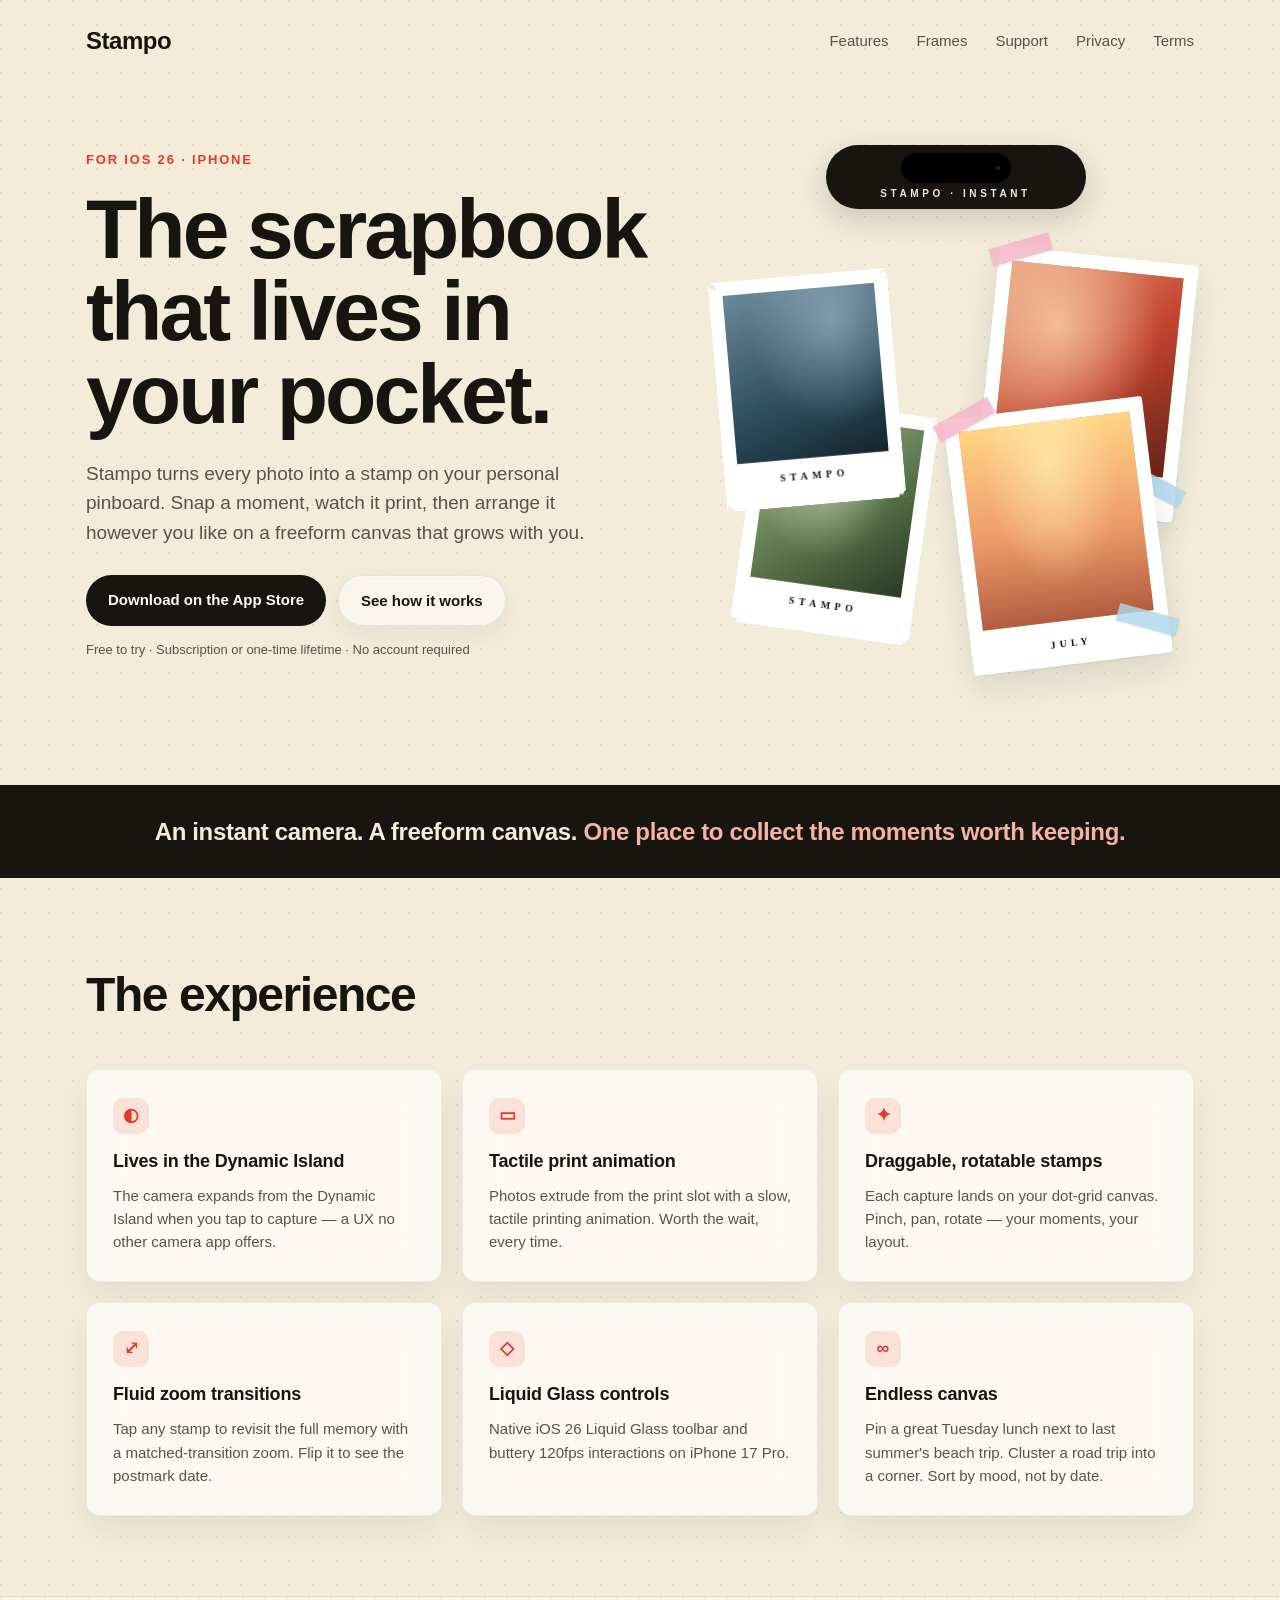
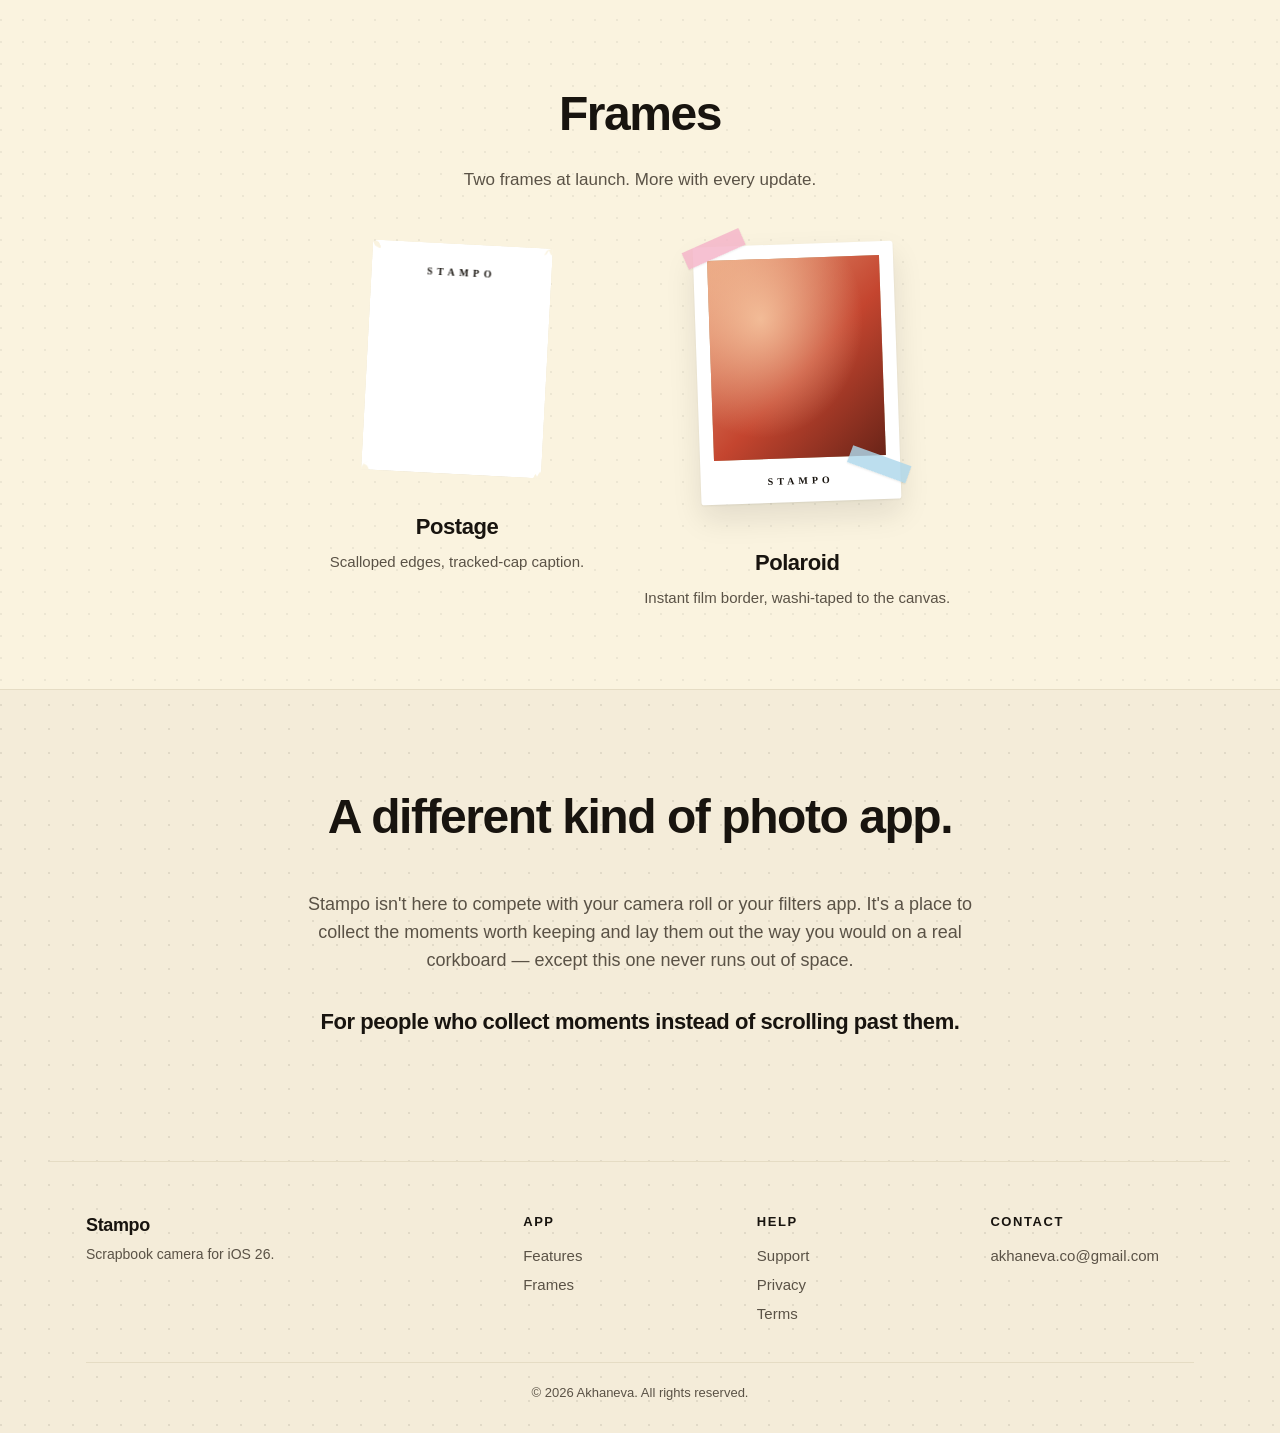
<file: index.html>
<!doctype html>
<html lang="en">
<head>
<meta charset="utf-8" />
<meta name="viewport" content="width=device-width, initial-scale=1" />
<title>Stampo — Scrapbook Camera for iOS</title>
<meta name="description" content="Stampo turns every photo into a stamp on your personal pinboard. An instant camera that lives in the Dynamic Island, built natively for iOS 26." />
<meta property="og:title" content="Stampo — Scrapbook Camera" />
<meta property="og:description" content="An instant camera in your Dynamic Island. Pin moments on an endless canvas." />
<meta property="og:type" content="website" />
<meta name="theme-color" content="#f3ebd9" />
<link rel="stylesheet" href="styles.css" />
</head>
<body>
<header class="nav">
  <a class="brand" href="/">Stampo</a>
  <nav>
    <a href="#features">Features</a>
    <a href="#frames">Frames</a>
    <a href="support.html">Support</a>
    <a href="privacy.html">Privacy</a>
    <a href="terms.html">Terms</a>
  </nav>
</header>

<main>
  <section class="hero">
    <div class="hero-copy">
      <p class="eyebrow">For iOS 26 · iPhone</p>
      <h1>The scrapbook<br/>that lives in your pocket.</h1>
      <p class="lede">Stampo turns every photo into a stamp on your personal pinboard. Snap a moment, watch it print, then arrange it however you like on a freeform canvas that grows with you.</p>
      <div class="cta">
        <a class="btn primary" href="https://apps.apple.com/us/app/stampo-scrapbook-camera/id6772399809">Download on the App Store</a>
        <a class="btn ghost" href="#features">See how it works</a>
      </div>
      <p class="micro">Free to try · Subscription or one-time lifetime · No account required</p>
    </div>
    <div class="hero-art" aria-hidden="true">
      <div class="dyn-island">
        <div class="island-pill"></div>
        <span class="island-label">STAMPO · INSTANT</span>
      </div>
      <div class="stamp polaroid r-1">
        <div class="photo p1"></div>
        <span class="caption">Tuesday</span>
      </div>
      <div class="stamp postage r-2">
        <div class="photo p2"></div>
        <span class="postage-label">Stampo</span>
      </div>
      <div class="stamp polaroid r-3">
        <div class="photo p3"></div>
        <span class="caption">July</span>
      </div>
      <div class="stamp postage r-4">
        <div class="photo p4"></div>
        <span class="postage-label">Stampo</span>
      </div>
    </div>
  </section>

  <section class="strip">
    <p>An instant camera. A freeform canvas. <span>One place to collect the moments worth keeping.</span></p>
  </section>

  <section id="features" class="features">
    <h2>The experience</h2>
    <div class="grid">
      <article class="card">
        <div class="icon">◐</div>
        <h3>Lives in the Dynamic Island</h3>
        <p>The camera expands from the Dynamic Island when you tap to capture — a UX no other camera app offers.</p>
      </article>
      <article class="card">
        <div class="icon">▭</div>
        <h3>Tactile print animation</h3>
        <p>Photos extrude from the print slot with a slow, tactile printing animation. Worth the wait, every time.</p>
      </article>
      <article class="card">
        <div class="icon">✦</div>
        <h3>Draggable, rotatable stamps</h3>
        <p>Each capture lands on your dot-grid canvas. Pinch, pan, rotate — your moments, your layout.</p>
      </article>
      <article class="card">
        <div class="icon">⤢</div>
        <h3>Fluid zoom transitions</h3>
        <p>Tap any stamp to revisit the full memory with a matched-transition zoom. Flip it to see the postmark date.</p>
      </article>
      <article class="card">
        <div class="icon">◇</div>
        <h3>Liquid Glass controls</h3>
        <p>Native iOS 26 Liquid Glass toolbar and buttery 120fps interactions on iPhone 17 Pro.</p>
      </article>
      <article class="card">
        <div class="icon">∞</div>
        <h3>Endless canvas</h3>
        <p>Pin a great Tuesday lunch next to last summer's beach trip. Cluster a road trip into a corner. Sort by mood, not by date.</p>
      </article>
    </div>
  </section>

  <section id="frames" class="frames">
    <h2>Frames</h2>
    <p class="frames-lede">Two frames at launch. More with every update.</p>
    <div class="frames-grid">
      <div class="frame-demo">
        <div class="stamp postage demo">
          <div class="photo p3"></div>
          <span class="postage-label">Stampo</span>
        </div>
        <h3>Postage</h3>
        <p>Scalloped edges, tracked-cap caption.</p>
      </div>
      <div class="frame-demo">
        <div class="stamp polaroid demo">
          <div class="photo p1"></div>
          <span class="caption">Stampo</span>
        </div>
        <h3>Polaroid</h3>
        <p>Instant film border, washi-taped to the canvas.</p>
      </div>
    </div>
  </section>

  <section class="manifesto">
    <h2>A different kind of photo app.</h2>
    <p>Stampo isn't here to compete with your camera roll or your filters app. It's a place to collect the moments worth keeping and lay them out the way you would on a real corkboard — except this one never runs out of space.</p>
    <p class="signoff">For people who collect moments instead of scrolling past them.</p>
  </section>

</main>

<footer>
  <div class="foot-grid">
    <div>
      <p class="brand-small">Stampo</p>
      <p class="muted">Scrapbook camera for iOS 26.</p>
    </div>
    <div>
      <p class="foot-h">App</p>
      <a href="#features">Features</a>
      <a href="#frames">Frames</a>
    </div>
    <div>
      <p class="foot-h">Help</p>
      <a href="support.html">Support</a>
      <a href="privacy.html">Privacy</a>
      <a href="terms.html">Terms</a>
    </div>
    <div>
      <p class="foot-h">Contact</p>
      <a href="mailto:akhaneva.co@gmail.com">akhaneva.co@gmail.com</a>
    </div>
  </div>
  <p class="copyright">© 2026 Akhaneva. All rights reserved.</p>
</footer>
</body>
</html>
</file>
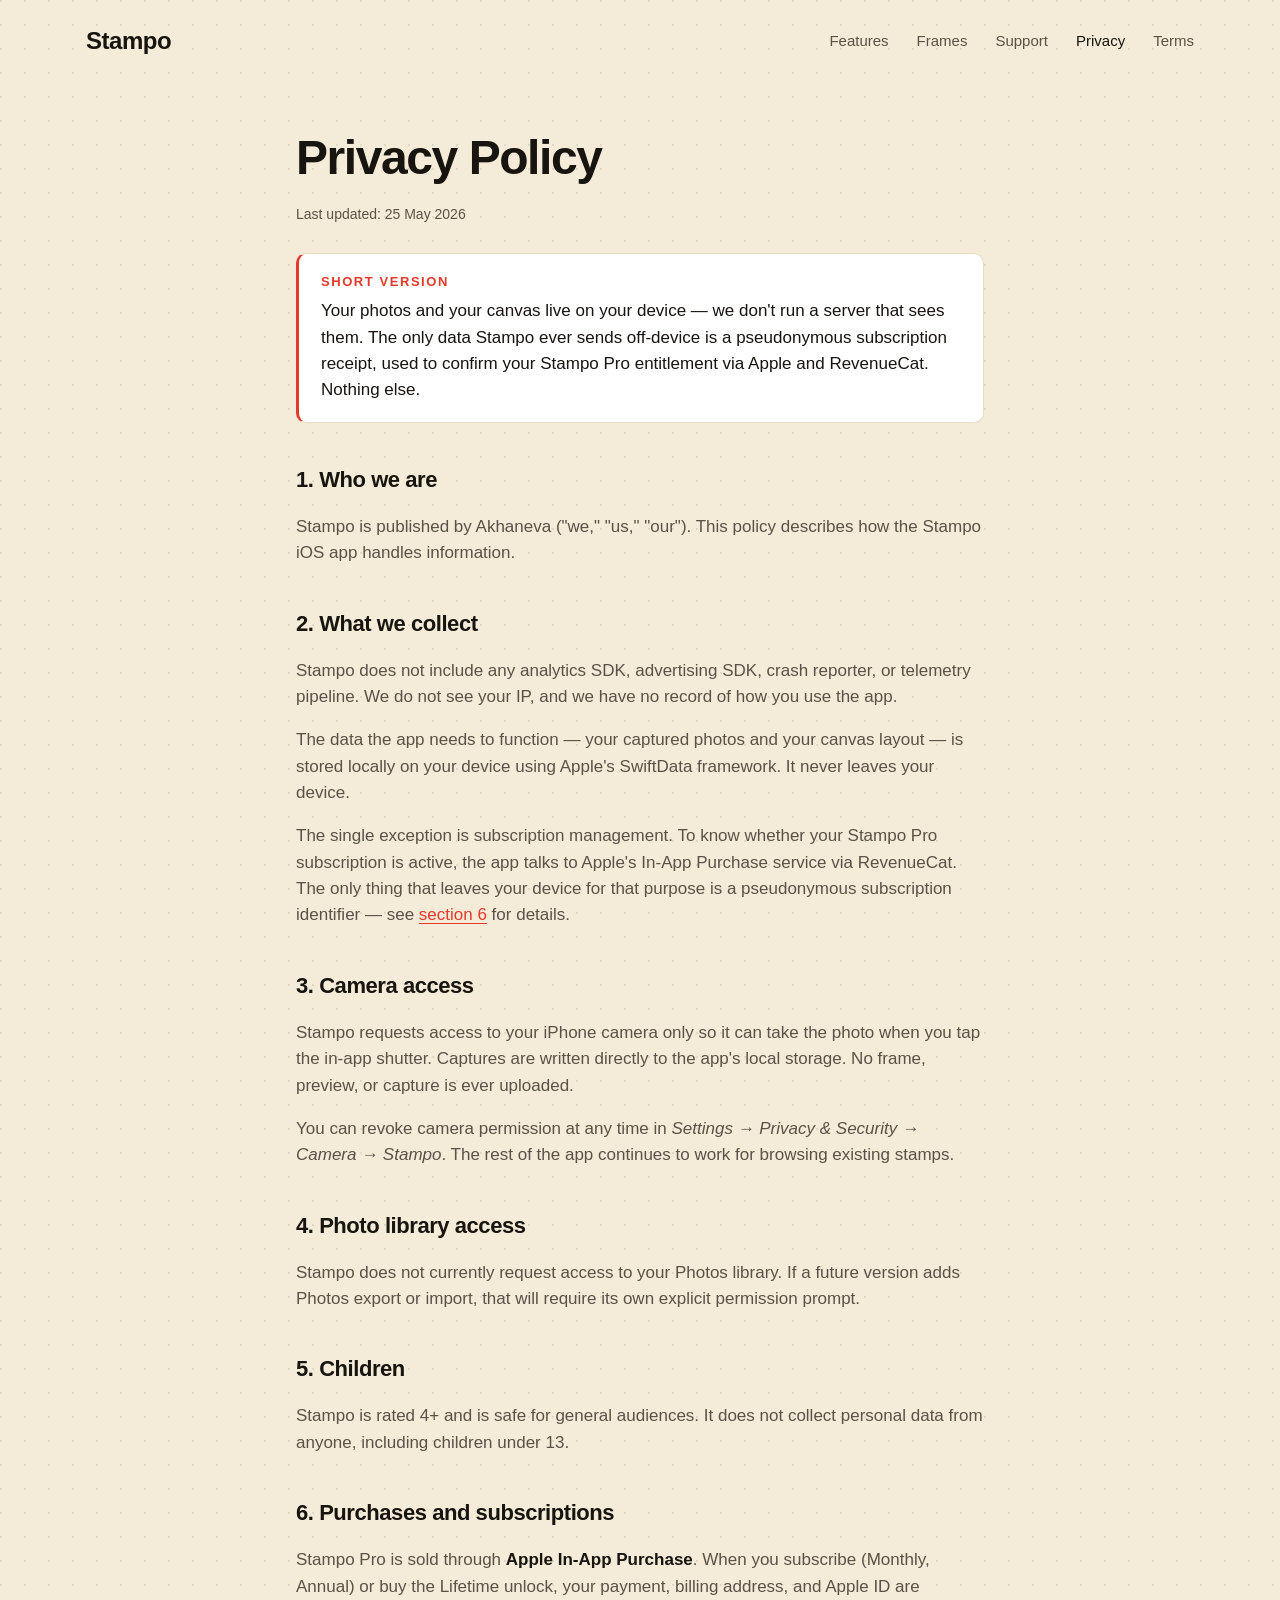
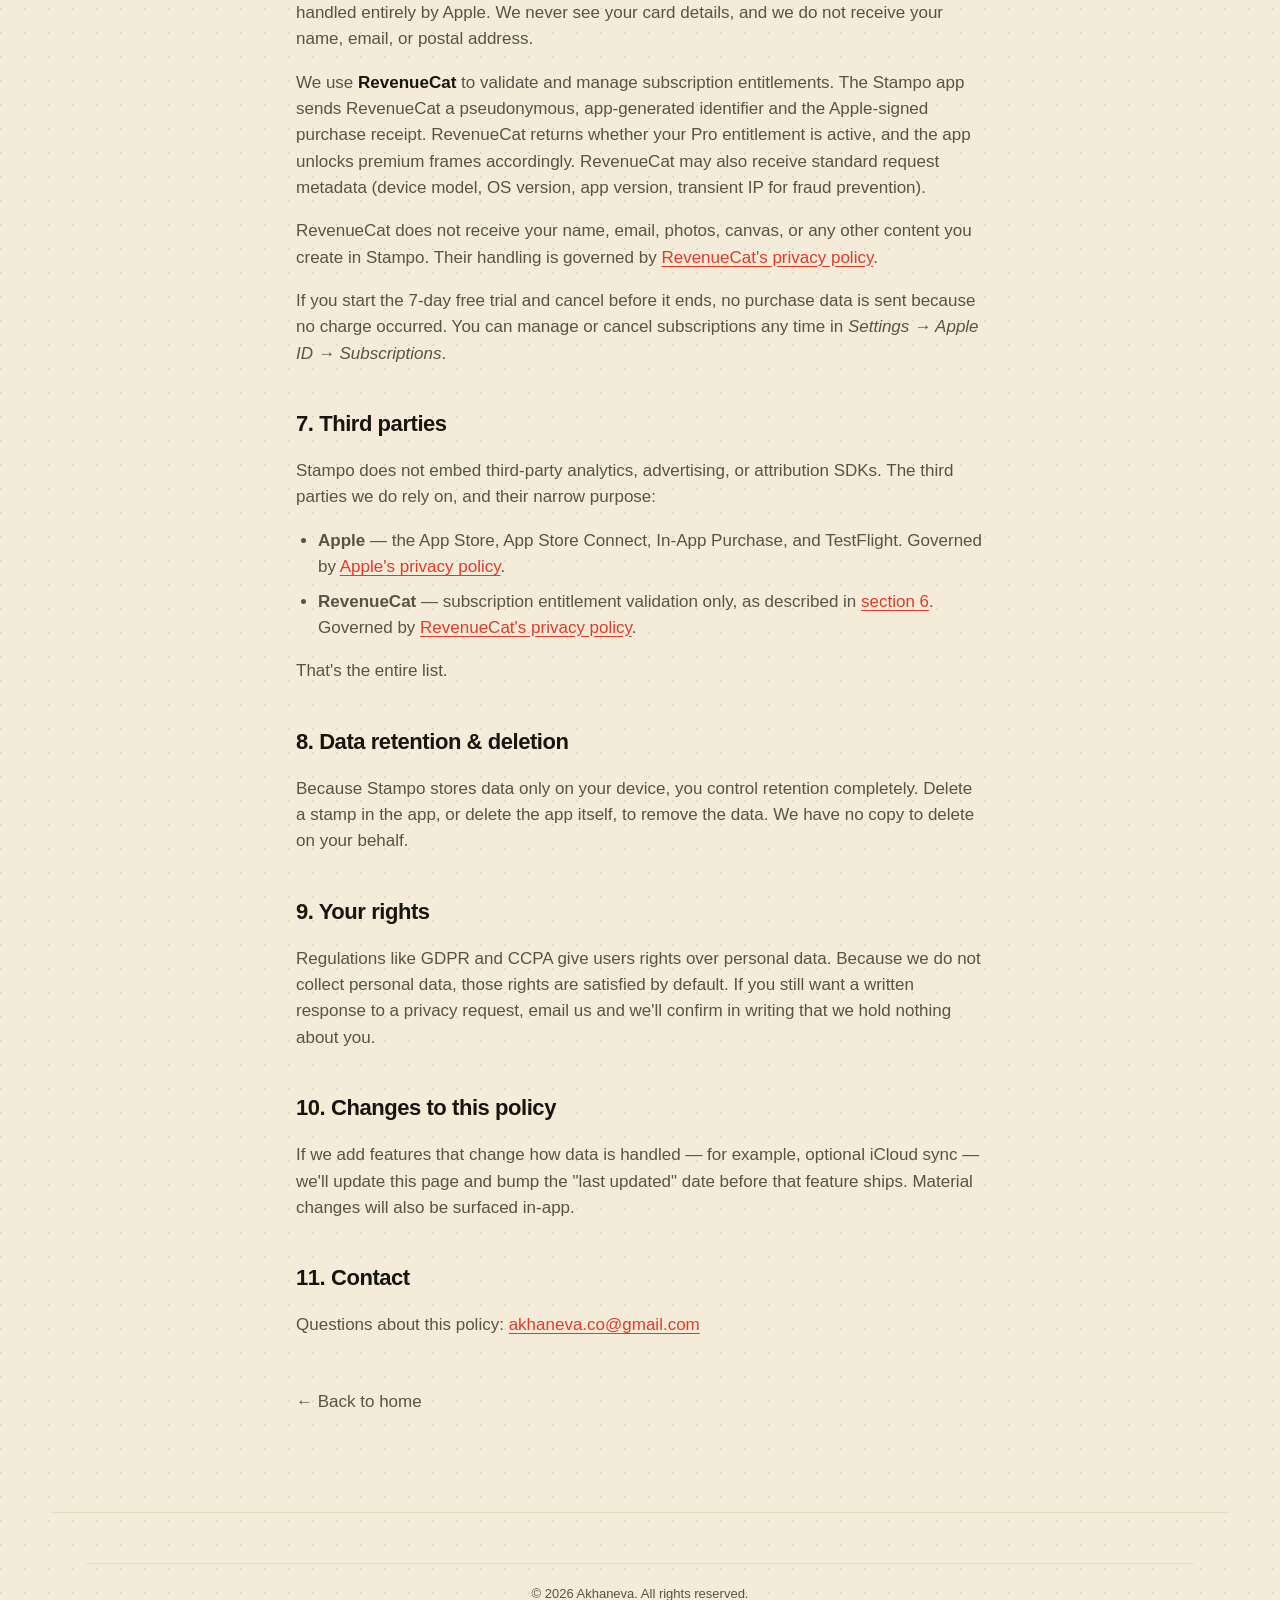
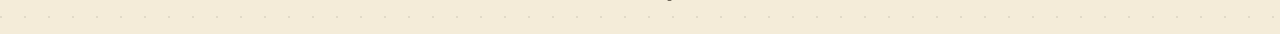
<file: privacy.html>
<!doctype html>
<html lang="en">
<head>
<meta charset="utf-8" />
<meta name="viewport" content="width=device-width, initial-scale=1" />
<title>Privacy Policy — Stampo</title>
<meta name="description" content="Stampo's privacy policy. Short version: nothing leaves your device." />
<meta name="theme-color" content="#f3ebd9" />
<link rel="stylesheet" href="styles.css" />
</head>
<body>
<header class="nav">
  <a class="brand" href="/">Stampo</a>
  <nav>
    <a href="index.html#features">Features</a>
    <a href="index.html#frames">Frames</a>
    <a href="support.html">Support</a>
    <a href="privacy.html" aria-current="page">Privacy</a>
    <a href="terms.html">Terms</a>
  </nav>
</header>

<main class="doc">
  <h1>Privacy Policy</h1>
  <p class="updated">Last updated: 25 May 2026</p>

  <div class="tldr">
    <p class="tldr-h">Short version</p>
    <p>Your photos and your canvas live on your device — we don't run a server that sees them. The only data Stampo ever sends off-device is a pseudonymous subscription receipt, used to confirm your Stampo Pro entitlement via Apple and RevenueCat. Nothing else.</p>
  </div>

  <section>
    <h2>1. Who we are</h2>
    <p>Stampo is published by Akhaneva ("we," "us," "our"). This policy describes how the Stampo iOS app handles information.</p>
  </section>

  <section>
    <h2>2. What we collect</h2>
    <p>Stampo does not include any analytics SDK, advertising SDK, crash reporter, or telemetry pipeline. We do not see your IP, and we have no record of how you use the app.</p>
    <p>The data the app needs to function — your captured photos and your canvas layout — is stored locally on your device using Apple's SwiftData framework. It never leaves your device.</p>
    <p>The single exception is subscription management. To know whether your Stampo Pro subscription is active, the app talks to Apple's In-App Purchase service via RevenueCat. The only thing that leaves your device for that purpose is a pseudonymous subscription identifier — see <a href="#purchases">section&nbsp;6</a> for details.</p>
  </section>

  <section>
    <h2>3. Camera access</h2>
    <p>Stampo requests access to your iPhone camera only so it can take the photo when you tap the in-app shutter. Captures are written directly to the app's local storage. No frame, preview, or capture is ever uploaded.</p>
    <p>You can revoke camera permission at any time in <em>Settings → Privacy &amp; Security → Camera → Stampo</em>. The rest of the app continues to work for browsing existing stamps.</p>
  </section>

  <section>
    <h2>4. Photo library access</h2>
    <p>Stampo does not currently request access to your Photos library. If a future version adds Photos export or import, that will require its own explicit permission prompt.</p>
  </section>

  <section>
    <h2>5. Children</h2>
    <p>Stampo is rated 4+ and is safe for general audiences. It does not collect personal data from anyone, including children under 13.</p>
  </section>

  <section id="purchases">
    <h2>6. Purchases and subscriptions</h2>
    <p>Stampo Pro is sold through <strong>Apple In-App Purchase</strong>. When you subscribe (Monthly, Annual) or buy the Lifetime unlock, your payment, billing address, and Apple ID are handled entirely by Apple. We never see your card details, and we do not receive your name, email, or postal address.</p>
    <p>We use <strong>RevenueCat</strong> to validate and manage subscription entitlements. The Stampo app sends RevenueCat a pseudonymous, app-generated identifier and the Apple-signed purchase receipt. RevenueCat returns whether your Pro entitlement is active, and the app unlocks premium frames accordingly. RevenueCat may also receive standard request metadata (device model, OS version, app version, transient IP for fraud prevention).</p>
    <p>RevenueCat does not receive your name, email, photos, canvas, or any other content you create in Stampo. Their handling is governed by <a href="https://www.revenuecat.com/privacy/" rel="noreferrer noopener">RevenueCat's privacy policy</a>.</p>
    <p>If you start the 7-day free trial and cancel before it ends, no purchase data is sent because no charge occurred. You can manage or cancel subscriptions any time in <em>Settings → Apple ID → Subscriptions</em>.</p>
  </section>

  <section>
    <h2>7. Third parties</h2>
    <p>Stampo does not embed third-party analytics, advertising, or attribution SDKs. The third parties we do rely on, and their narrow purpose:</p>
    <ul>
      <li><strong>Apple</strong> — the App Store, App Store Connect, In-App Purchase, and TestFlight. Governed by <a href="https://www.apple.com/legal/privacy/" rel="noreferrer noopener">Apple's privacy policy</a>.</li>
      <li><strong>RevenueCat</strong> — subscription entitlement validation only, as described in <a href="#purchases">section&nbsp;6</a>. Governed by <a href="https://www.revenuecat.com/privacy/" rel="noreferrer noopener">RevenueCat's privacy policy</a>.</li>
    </ul>
    <p>That's the entire list.</p>
  </section>

  <section>
    <h2>8. Data retention &amp; deletion</h2>
    <p>Because Stampo stores data only on your device, you control retention completely. Delete a stamp in the app, or delete the app itself, to remove the data. We have no copy to delete on your behalf.</p>
  </section>

  <section>
    <h2>9. Your rights</h2>
    <p>Regulations like GDPR and CCPA give users rights over personal data. Because we do not collect personal data, those rights are satisfied by default. If you still want a written response to a privacy request, email us and we'll confirm in writing that we hold nothing about you.</p>
  </section>

  <section>
    <h2>10. Changes to this policy</h2>
    <p>If we add features that change how data is handled — for example, optional iCloud sync — we'll update this page and bump the "last updated" date before that feature ships. Material changes will also be surfaced in-app.</p>
  </section>

  <section>
    <h2>11. Contact</h2>
    <p>Questions about this policy: <a href="mailto:akhaneva.co@gmail.com">akhaneva.co@gmail.com</a></p>
  </section>

  <p class="back"><a href="index.html">← Back to home</a></p>
</main>

<footer>
  <p class="copyright">© 2026 Akhaneva. All rights reserved.</p>
</footer>
</body>
</html>
</file>
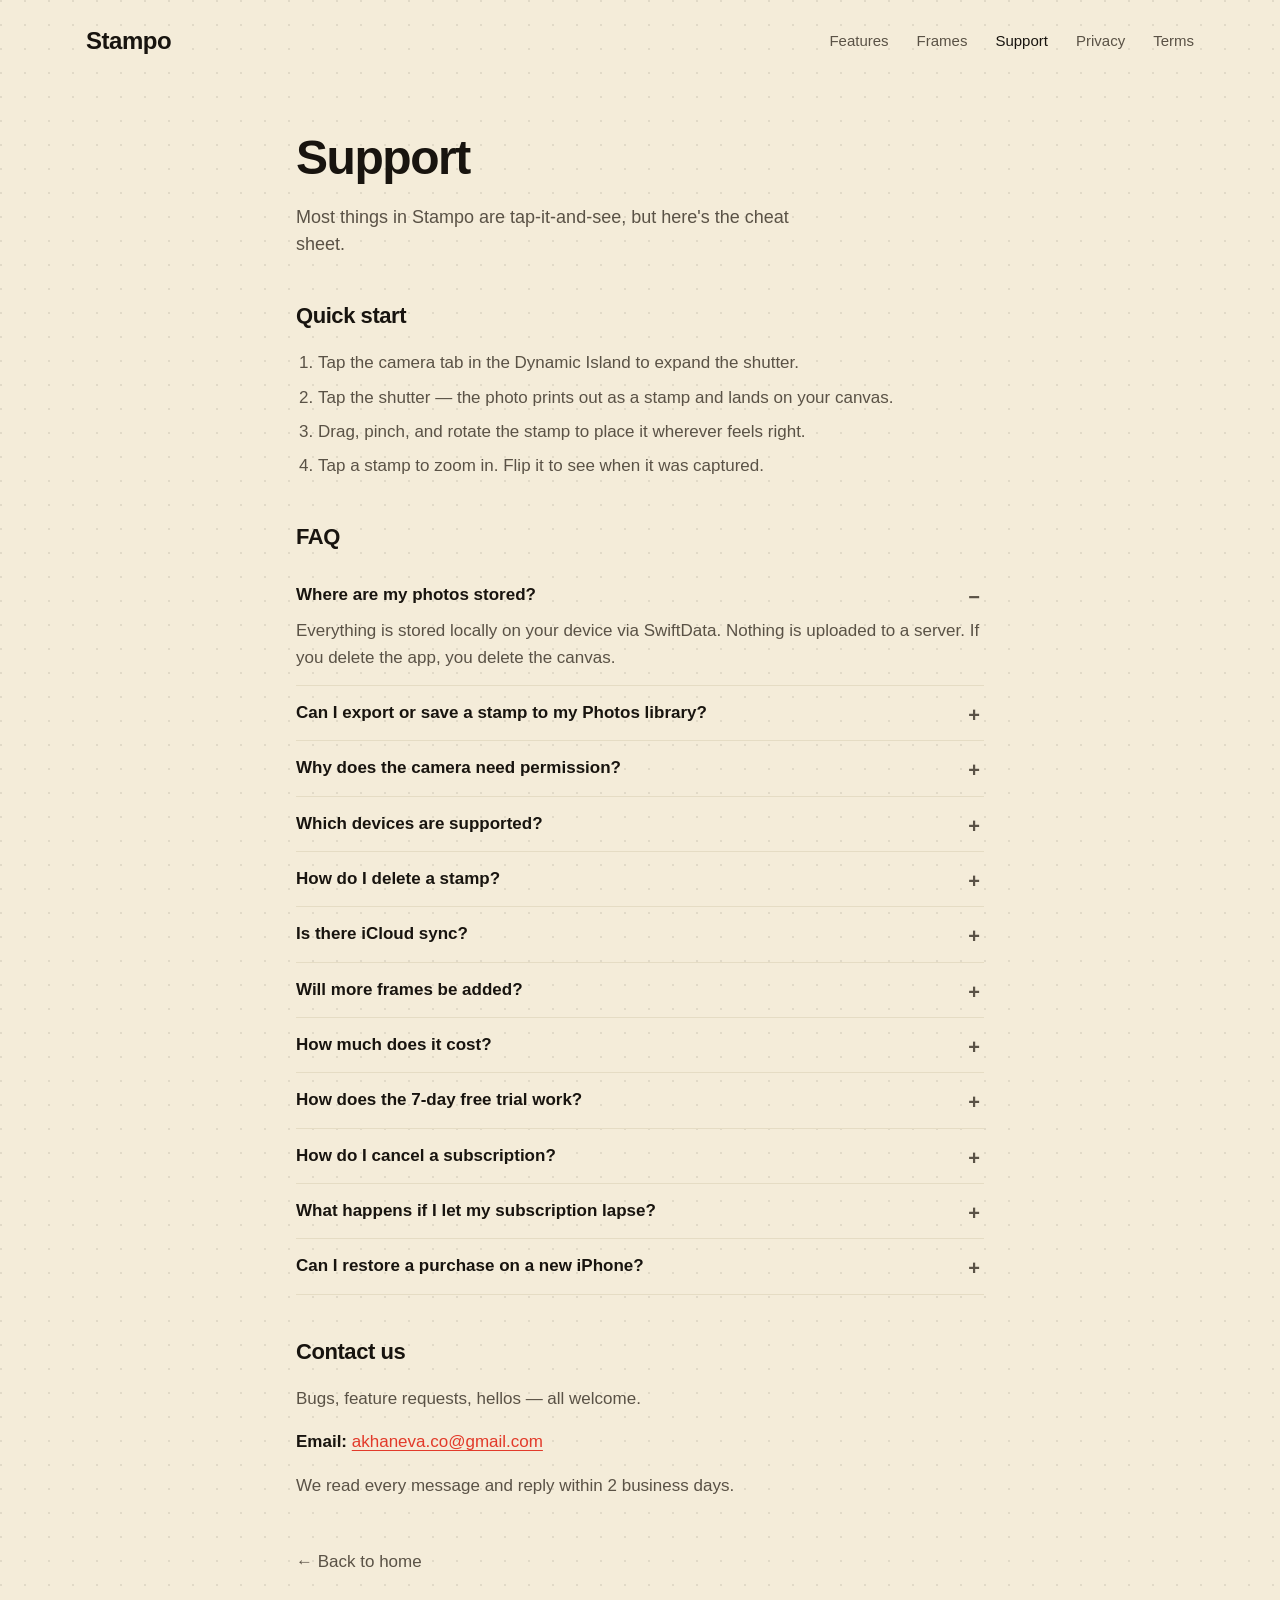
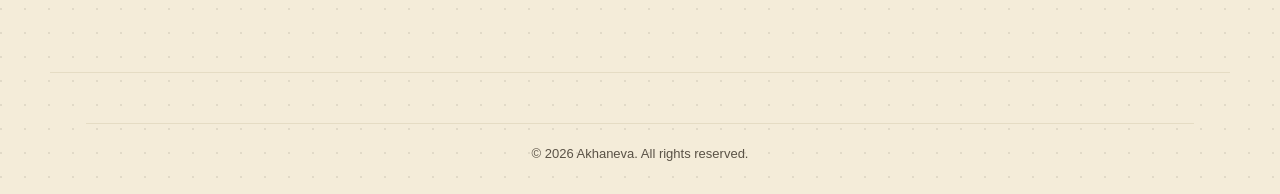
<file: support.html>
<!doctype html>
<html lang="en">
<head>
<meta charset="utf-8" />
<meta name="viewport" content="width=device-width, initial-scale=1" />
<title>Support — Stampo</title>
<meta name="description" content="Help, FAQ, and contact for Stampo — the scrapbook camera for iOS." />
<meta name="theme-color" content="#f3ebd9" />
<link rel="stylesheet" href="styles.css" />
</head>
<body>
<header class="nav">
  <a class="brand" href="/">Stampo</a>
  <nav>
    <a href="index.html#features">Features</a>
    <a href="index.html#frames">Frames</a>
    <a href="support.html" aria-current="page">Support</a>
    <a href="privacy.html">Privacy</a>
    <a href="terms.html">Terms</a>
  </nav>
</header>

<main class="doc">
  <h1>Support</h1>
  <p class="lede">Most things in Stampo are tap-it-and-see, but here's the cheat sheet.</p>

  <section>
    <h2>Quick start</h2>
    <ol>
      <li>Tap the camera tab in the Dynamic Island to expand the shutter.</li>
      <li>Tap the shutter — the photo prints out as a stamp and lands on your canvas.</li>
      <li>Drag, pinch, and rotate the stamp to place it wherever feels right.</li>
      <li>Tap a stamp to zoom in. Flip it to see when it was captured.</li>
    </ol>
  </section>

  <section>
    <h2>FAQ</h2>

    <details open>
      <summary>Where are my photos stored?</summary>
      <p>Everything is stored locally on your device via SwiftData. Nothing is uploaded to a server. If you delete the app, you delete the canvas.</p>
    </details>

    <details>
      <summary>Can I export or save a stamp to my Photos library?</summary>
      <p>Not in v1.0. Export to Photos and shareable canvas snapshots are on the near-term roadmap. Tell us if you want it sooner.</p>
    </details>

    <details>
      <summary>Why does the camera need permission?</summary>
      <p>Stampo only uses the camera when you tap the shutter inside the app. The permission prompt is the standard iOS one — denying it disables capture but the rest of the app still works for browsing existing stamps.</p>
    </details>

    <details>
      <summary>Which devices are supported?</summary>
      <p>iPhone running iOS 26 or later. The Dynamic Island camera experience requires a Dynamic Island-equipped iPhone. iPhone 17 Pro gets the buttery 120fps treatment.</p>
    </details>

    <details>
      <summary>How do I delete a stamp?</summary>
      <p>Long-press the stamp on the canvas and choose Delete. Deleting is permanent — there's no trash bin in v1.0.</p>
    </details>

    <details>
      <summary>Is there iCloud sync?</summary>
      <p>Not yet. We're being deliberate about adding it — the local-first feel is part of what makes Stampo Stampo. iCloud sync is on the roadmap as an opt-in.</p>
    </details>

    <details>
      <summary>Will more frames be added?</summary>
      <p>Yes. Postage and Polaroid ship at launch, and new frames roll out with updates. We take suggestions.</p>
    </details>

    <details>
      <summary>How much does it cost?</summary>
      <p>Stampo is free to download and includes the camera, canvas, and Polaroid frame. <strong>Stampo Pro</strong> unlocks every frame (current and future), export to Photos, and iCloud canvas sync.</p>
      <p>Pro is available three ways: <strong>$2.99/month</strong>, <strong>$19.99/year</strong> with a <strong>7-day free trial</strong> (save 44%), or a one-time <strong>$39.99 lifetime</strong> unlock. Prices shown in USD; the App Store sets the price in your local currency across 175 territories.</p>
    </details>

    <details>
      <summary>How does the 7-day free trial work?</summary>
      <p>The Annual plan starts with a 7-day free trial. You won't be charged for the first week. To avoid being billed, cancel at least 24 hours before the trial ends in <em>Settings → Apple ID → Subscriptions</em>. If you cancel during the trial, Pro stays active until the trial period ends.</p>
    </details>

    <details>
      <summary>How do I cancel a subscription?</summary>
      <p>Open the iOS Settings app, tap your name at the top, then <em>Subscriptions</em>, and choose Stampo. Subscriptions auto-renew until cancelled. Cancelling stops the next renewal but keeps Plus active through the period you've already paid for.</p>
    </details>

    <details>
      <summary>What happens if I let my subscription lapse?</summary>
      <p>You keep your canvas, your stamps, and any photos you've already captured — they're stored locally. Premium frames revert to a locked preview until you renew. The free Polaroid frame, the camera, and arranging the canvas always work.</p>
    </details>

    <details>
      <summary>Can I restore a purchase on a new iPhone?</summary>
      <p>Yes. Tap <em>Restore Purchases</em> on the Stampo Plus screen. Lifetime and active subscriptions are tied to your Apple ID and work across your devices, including via Family Sharing for the lifetime tier.</p>
    </details>
  </section>

  <section>
    <h2>Contact us</h2>
    <p>Bugs, feature requests, hellos — all welcome.</p>
    <p><strong>Email:</strong> <a href="mailto:akhaneva.co@gmail.com">akhaneva.co@gmail.com</a></p>
    <p>We read every message and reply within 2 business days.</p>
  </section>

  <p class="back"><a href="index.html">← Back to home</a></p>
</main>

<footer>
  <p class="copyright">© 2026 Akhaneva. All rights reserved.</p>
</footer>
</body>
</html>
</file>
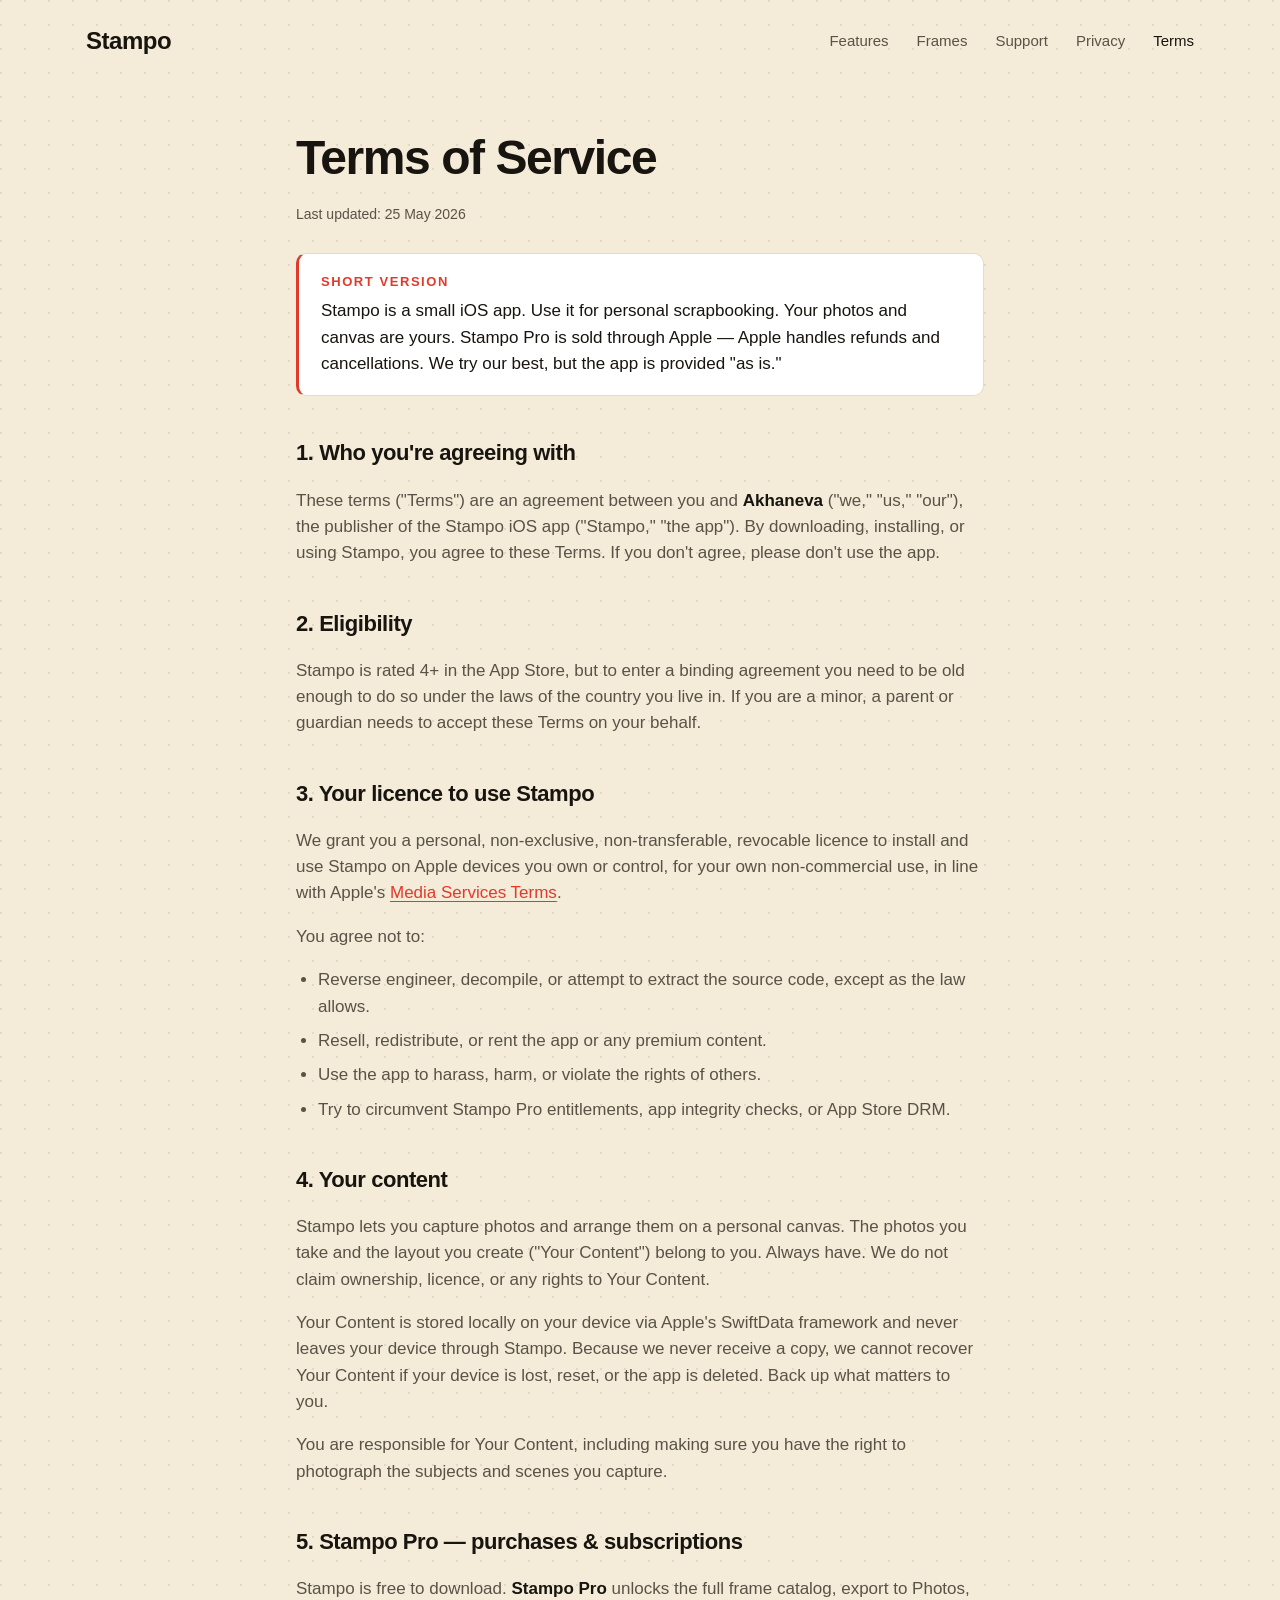
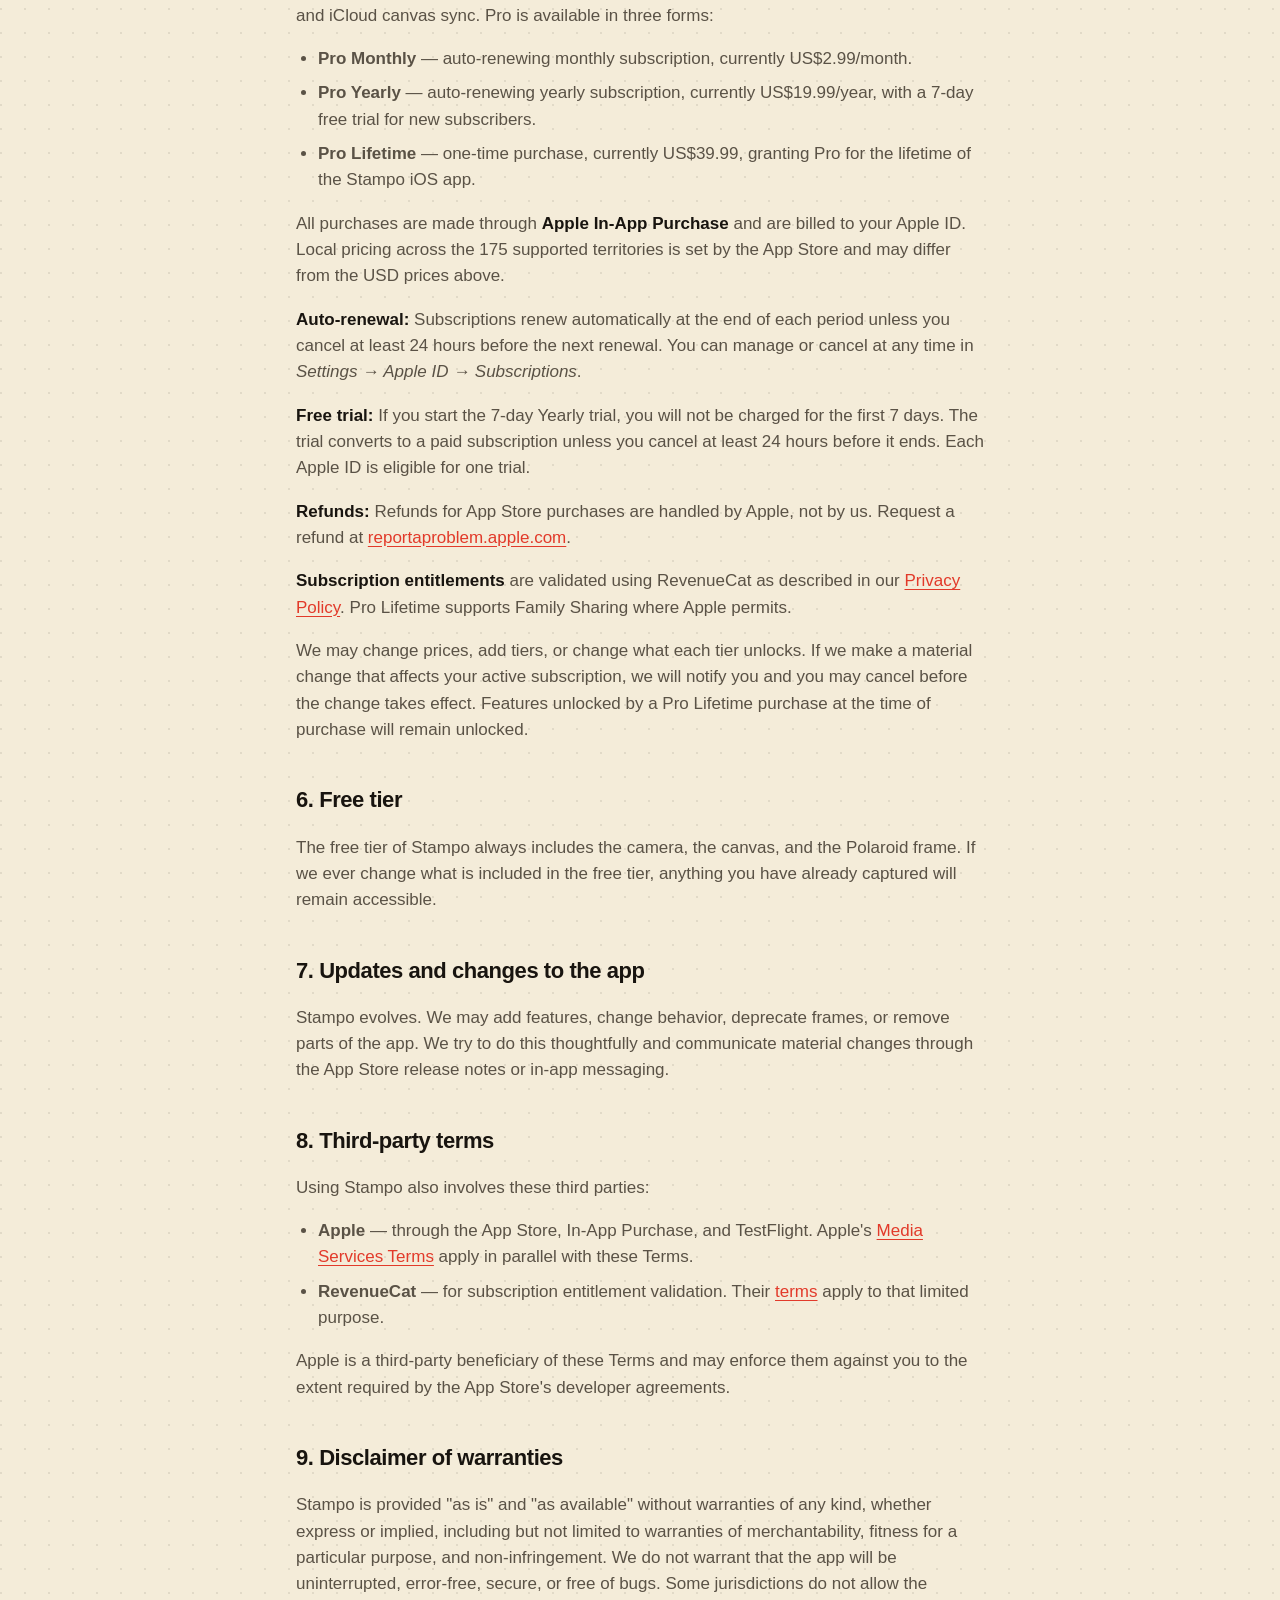
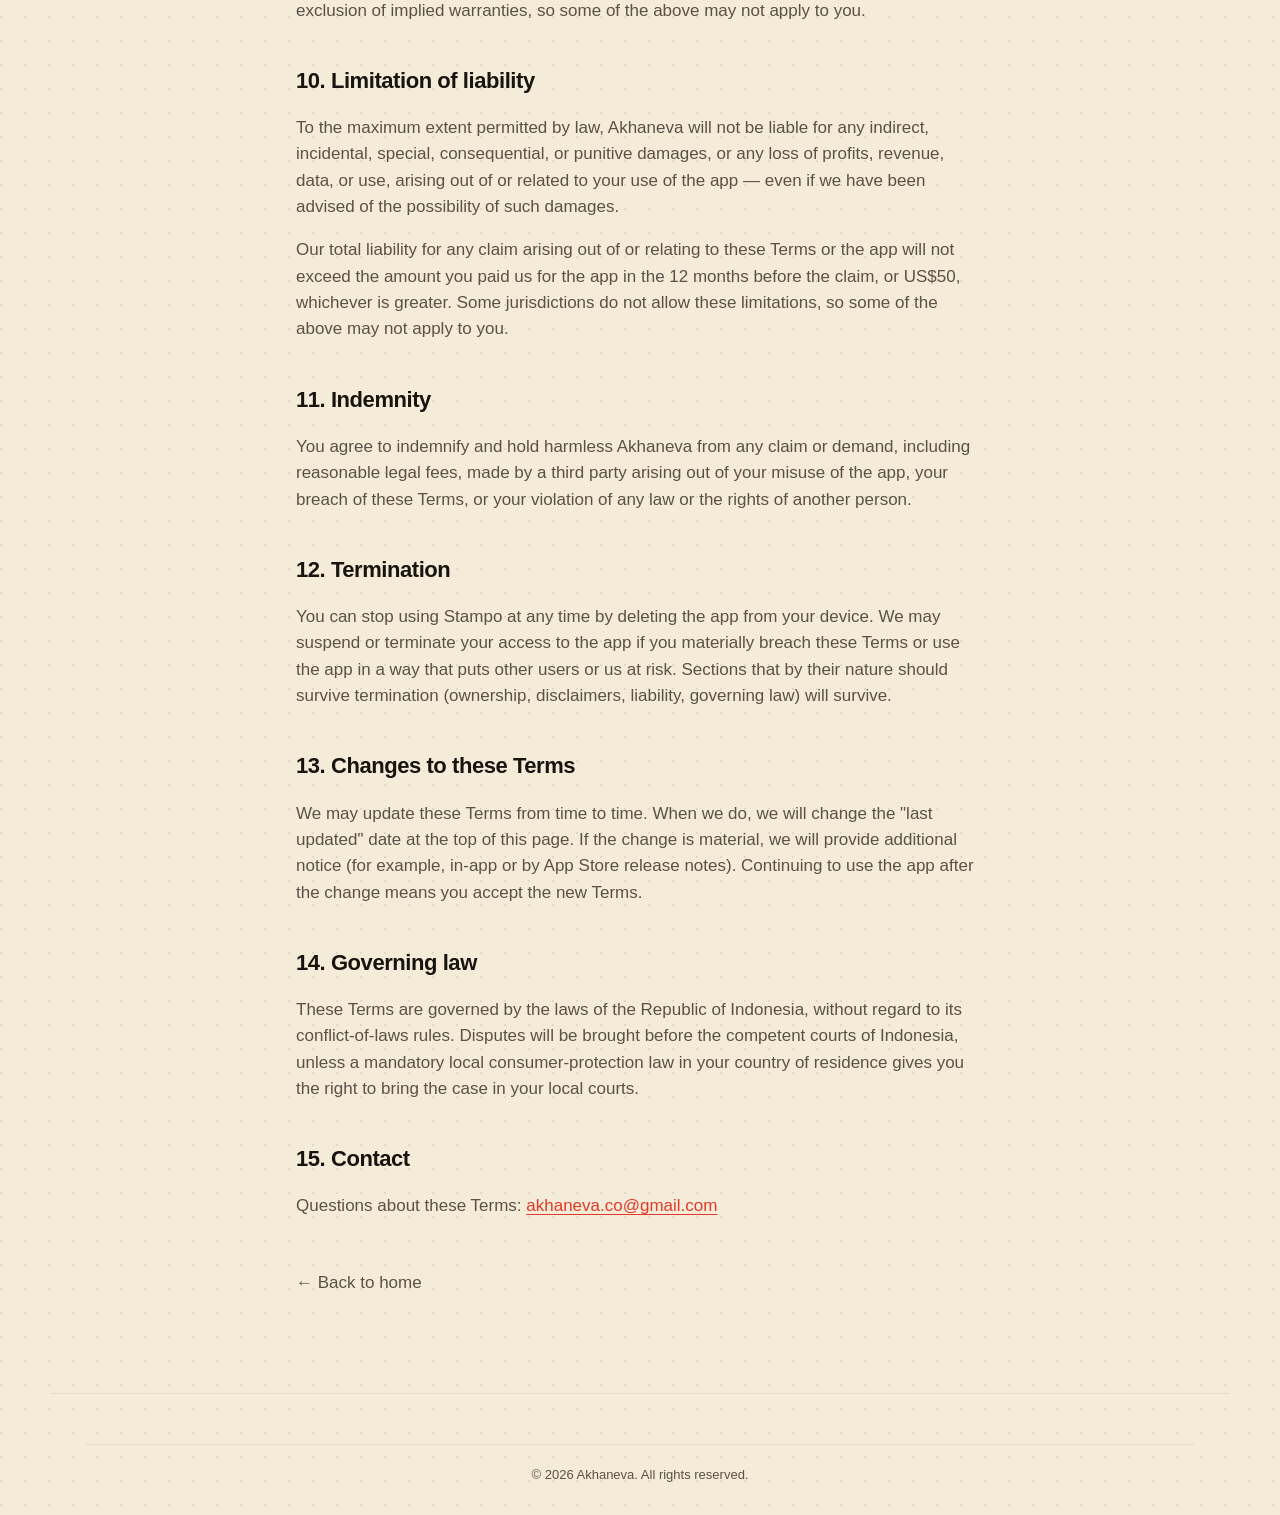
<file: terms.html>
<!doctype html>
<html lang="en">
<head>
<meta charset="utf-8" />
<meta name="viewport" content="width=device-width, initial-scale=1" />
<title>Terms of Service — Stampo</title>
<meta name="description" content="Stampo's terms of service — the rules of using the app, your content, and Stampo Pro." />
<meta name="theme-color" content="#f3ebd9" />
<link rel="stylesheet" href="styles.css" />
</head>
<body>
<header class="nav">
  <a class="brand" href="/">Stampo</a>
  <nav>
    <a href="index.html#features">Features</a>
    <a href="index.html#frames">Frames</a>
    <a href="support.html">Support</a>
    <a href="privacy.html">Privacy</a>
    <a href="terms.html" aria-current="page">Terms</a>
  </nav>
</header>

<main class="doc">
  <h1>Terms of Service</h1>
  <p class="updated">Last updated: 25 May 2026</p>

  <div class="tldr">
    <p class="tldr-h">Short version</p>
    <p>Stampo is a small iOS app. Use it for personal scrapbooking. Your photos and canvas are yours. Stampo Pro is sold through Apple — Apple handles refunds and cancellations. We try our best, but the app is provided "as is."</p>
  </div>

  <section>
    <h2>1. Who you're agreeing with</h2>
    <p>These terms ("Terms") are an agreement between you and <strong>Akhaneva</strong> ("we," "us," "our"), the publisher of the Stampo iOS app ("Stampo," "the app"). By downloading, installing, or using Stampo, you agree to these Terms. If you don't agree, please don't use the app.</p>
  </section>

  <section>
    <h2>2. Eligibility</h2>
    <p>Stampo is rated 4+ in the App Store, but to enter a binding agreement you need to be old enough to do so under the laws of the country you live in. If you are a minor, a parent or guardian needs to accept these Terms on your behalf.</p>
  </section>

  <section>
    <h2>3. Your licence to use Stampo</h2>
    <p>We grant you a personal, non-exclusive, non-transferable, revocable licence to install and use Stampo on Apple devices you own or control, for your own non-commercial use, in line with Apple's <a href="https://www.apple.com/legal/internet-services/itunes/" rel="noreferrer noopener">Media Services Terms</a>.</p>
    <p>You agree not to:</p>
    <ul>
      <li>Reverse engineer, decompile, or attempt to extract the source code, except as the law allows.</li>
      <li>Resell, redistribute, or rent the app or any premium content.</li>
      <li>Use the app to harass, harm, or violate the rights of others.</li>
      <li>Try to circumvent Stampo Pro entitlements, app integrity checks, or App Store DRM.</li>
    </ul>
  </section>

  <section>
    <h2>4. Your content</h2>
    <p>Stampo lets you capture photos and arrange them on a personal canvas. The photos you take and the layout you create ("Your Content") belong to you. Always have. We do not claim ownership, licence, or any rights to Your Content.</p>
    <p>Your Content is stored locally on your device via Apple's SwiftData framework and never leaves your device through Stampo. Because we never receive a copy, we cannot recover Your Content if your device is lost, reset, or the app is deleted. Back up what matters to you.</p>
    <p>You are responsible for Your Content, including making sure you have the right to photograph the subjects and scenes you capture.</p>
  </section>

  <section>
    <h2>5. Stampo Pro — purchases &amp; subscriptions</h2>
    <p>Stampo is free to download. <strong>Stampo Pro</strong> unlocks the full frame catalog, export to Photos, and iCloud canvas sync. Pro is available in three forms:</p>
    <ul>
      <li><strong>Pro Monthly</strong> — auto-renewing monthly subscription, currently US$2.99/month.</li>
      <li><strong>Pro Yearly</strong> — auto-renewing yearly subscription, currently US$19.99/year, with a 7-day free trial for new subscribers.</li>
      <li><strong>Pro Lifetime</strong> — one-time purchase, currently US$39.99, granting Pro for the lifetime of the Stampo iOS app.</li>
    </ul>
    <p>All purchases are made through <strong>Apple In-App Purchase</strong> and are billed to your Apple ID. Local pricing across the 175 supported territories is set by the App Store and may differ from the USD prices above.</p>
    <p><strong>Auto-renewal:</strong> Subscriptions renew automatically at the end of each period unless you cancel at least 24 hours before the next renewal. You can manage or cancel at any time in <em>Settings → Apple ID → Subscriptions</em>.</p>
    <p><strong>Free trial:</strong> If you start the 7-day Yearly trial, you will not be charged for the first 7 days. The trial converts to a paid subscription unless you cancel at least 24 hours before it ends. Each Apple ID is eligible for one trial.</p>
    <p><strong>Refunds:</strong> Refunds for App Store purchases are handled by Apple, not by us. Request a refund at <a href="https://reportaproblem.apple.com" rel="noreferrer noopener">reportaproblem.apple.com</a>.</p>
    <p><strong>Subscription entitlements</strong> are validated using RevenueCat as described in our <a href="privacy.html#purchases">Privacy Policy</a>. Pro Lifetime supports Family Sharing where Apple permits.</p>
    <p>We may change prices, add tiers, or change what each tier unlocks. If we make a material change that affects your active subscription, we will notify you and you may cancel before the change takes effect. Features unlocked by a Pro Lifetime purchase at the time of purchase will remain unlocked.</p>
  </section>

  <section>
    <h2>6. Free tier</h2>
    <p>The free tier of Stampo always includes the camera, the canvas, and the Polaroid frame. If we ever change what is included in the free tier, anything you have already captured will remain accessible.</p>
  </section>

  <section>
    <h2>7. Updates and changes to the app</h2>
    <p>Stampo evolves. We may add features, change behavior, deprecate frames, or remove parts of the app. We try to do this thoughtfully and communicate material changes through the App Store release notes or in-app messaging.</p>
  </section>

  <section>
    <h2>8. Third-party terms</h2>
    <p>Using Stampo also involves these third parties:</p>
    <ul>
      <li><strong>Apple</strong> — through the App Store, In-App Purchase, and TestFlight. Apple's <a href="https://www.apple.com/legal/internet-services/itunes/" rel="noreferrer noopener">Media Services Terms</a> apply in parallel with these Terms.</li>
      <li><strong>RevenueCat</strong> — for subscription entitlement validation. Their <a href="https://www.revenuecat.com/terms/" rel="noreferrer noopener">terms</a> apply to that limited purpose.</li>
    </ul>
    <p>Apple is a third-party beneficiary of these Terms and may enforce them against you to the extent required by the App Store's developer agreements.</p>
  </section>

  <section>
    <h2>9. Disclaimer of warranties</h2>
    <p>Stampo is provided "as is" and "as available" without warranties of any kind, whether express or implied, including but not limited to warranties of merchantability, fitness for a particular purpose, and non-infringement. We do not warrant that the app will be uninterrupted, error-free, secure, or free of bugs. Some jurisdictions do not allow the exclusion of implied warranties, so some of the above may not apply to you.</p>
  </section>

  <section>
    <h2>10. Limitation of liability</h2>
    <p>To the maximum extent permitted by law, Akhaneva will not be liable for any indirect, incidental, special, consequential, or punitive damages, or any loss of profits, revenue, data, or use, arising out of or related to your use of the app — even if we have been advised of the possibility of such damages.</p>
    <p>Our total liability for any claim arising out of or relating to these Terms or the app will not exceed the amount you paid us for the app in the 12 months before the claim, or US$50, whichever is greater. Some jurisdictions do not allow these limitations, so some of the above may not apply to you.</p>
  </section>

  <section>
    <h2>11. Indemnity</h2>
    <p>You agree to indemnify and hold harmless Akhaneva from any claim or demand, including reasonable legal fees, made by a third party arising out of your misuse of the app, your breach of these Terms, or your violation of any law or the rights of another person.</p>
  </section>

  <section>
    <h2>12. Termination</h2>
    <p>You can stop using Stampo at any time by deleting the app from your device. We may suspend or terminate your access to the app if you materially breach these Terms or use the app in a way that puts other users or us at risk. Sections that by their nature should survive termination (ownership, disclaimers, liability, governing law) will survive.</p>
  </section>

  <section>
    <h2>13. Changes to these Terms</h2>
    <p>We may update these Terms from time to time. When we do, we will change the "last updated" date at the top of this page. If the change is material, we will provide additional notice (for example, in-app or by App Store release notes). Continuing to use the app after the change means you accept the new Terms.</p>
  </section>

  <section>
    <h2>14. Governing law</h2>
    <p>These Terms are governed by the laws of the Republic of Indonesia, without regard to its conflict-of-laws rules. Disputes will be brought before the competent courts of Indonesia, unless a mandatory local consumer-protection law in your country of residence gives you the right to bring the case in your local courts.</p>
  </section>

  <section>
    <h2>15. Contact</h2>
    <p>Questions about these Terms: <a href="mailto:akhaneva.co@gmail.com">akhaneva.co@gmail.com</a></p>
  </section>

  <p class="back"><a href="index.html">← Back to home</a></p>
</main>

<footer>
  <p class="copyright">© 2026 Akhaneva. All rights reserved.</p>
</footer>
</body>
</html>
</file>
<file: styles.css>
:root {
  --bg: #f4ecd9;
  --paper: #ffffff;
  --ink: #18140f;
  --ink-soft: #5a5246;
  --accent: #e23a2a;
  --accent-soft: #f5b4a3;
  --line: #e5dcc4;
  --washi-pink: rgba(245, 180, 200, .82);
  --washi-blue: rgba(174, 215, 235, .82);
  --shadow: 0 1px 2px rgba(24,20,15,.06), 0 14px 30px rgba(24,20,15,.10);
  --radius: 10px;
  --serif: "Iowan Old Style", "Palatino", "Cochin", Georgia, serif;
  --sans: -apple-system, BlinkMacSystemFont, "SF Pro Text", "Helvetica Neue", Arial, sans-serif;
  --display: -apple-system, BlinkMacSystemFont, "SF Pro Display", "Helvetica Neue", Arial, sans-serif;
}

* { box-sizing: border-box; }

html, body { margin: 0; padding: 0; }

body {
  background: var(--bg);
  color: var(--ink);
  font-family: var(--sans);
  font-size: 17px;
  line-height: 1.55;
  -webkit-font-smoothing: antialiased;
  background-image:
    radial-gradient(circle at 1px 1px, rgba(24,20,15,.085) 1.4px, transparent 0);
  background-size: 24px 24px;
}

a { color: var(--ink); text-decoration: none; }
a:hover { color: var(--accent); }

/* ---------- nav ---------- */
.nav {
  display: flex;
  align-items: center;
  justify-content: space-between;
  padding: 22px 36px;
  max-width: 1180px;
  margin: 0 auto;
}
.brand {
  font-family: var(--display);
  font-size: 24px;
  font-weight: 800;
  letter-spacing: -0.02em;
}
.nav nav { display: flex; gap: 28px; }
.nav nav a {
  font-size: 15px;
  color: var(--ink-soft);
}
.nav nav a[aria-current="page"] { color: var(--ink); }

/* ---------- hero ---------- */
.hero {
  max-width: 1180px;
  margin: 24px auto 60px;
  padding: 40px 36px 60px;
  display: grid;
  grid-template-columns: 1.1fr .9fr;
  gap: 48px;
  align-items: center;
}
.eyebrow {
  font-size: 13px;
  text-transform: uppercase;
  letter-spacing: 0.14em;
  color: var(--accent);
  margin: 0 0 18px;
  font-weight: 600;
}
.hero h1 {
  font-family: var(--display);
  font-size: clamp(46px, 6.6vw, 84px);
  line-height: .98;
  letter-spacing: -0.035em;
  margin: 0 0 24px;
  font-weight: 800;
}
.lede {
  font-size: 19px;
  color: var(--ink-soft);
  max-width: 540px;
  margin: 0 0 28px;
}
.cta {
  display: flex;
  gap: 12px;
  flex-wrap: wrap;
  margin-bottom: 14px;
}
.btn {
  display: inline-block;
  padding: 13px 22px;
  border-radius: 999px;
  font-size: 15px;
  font-weight: 600;
  transition: transform .15s ease, background .15s ease;
}
.btn.primary {
  background: var(--ink);
  color: var(--paper);
}
.btn.primary:hover { background: var(--accent); color: #fff; transform: translateY(-1px); }
.btn.ghost {
  background: rgba(255,255,255,.55);
  color: var(--ink);
  border: 1px solid rgba(24,20,15,.08);
  backdrop-filter: blur(20px) saturate(140%);
  -webkit-backdrop-filter: blur(20px) saturate(140%);
  box-shadow: 0 1px 0 rgba(255,255,255,.6) inset, 0 8px 24px rgba(24,20,15,.06);
}
.btn.ghost:hover { background: rgba(255,255,255,.8); }
.micro {
  font-size: 13px;
  color: var(--ink-soft);
  margin: 0;
}

/* ---------- hero art ---------- */
.hero-art {
  position: relative;
  height: 520px;
}

.dyn-island {
  position: absolute;
  top: 0;
  left: 50%;
  transform: translateX(-50%);
  width: 260px;
  height: 64px;
  background: #18140f;
  border-radius: 32px;
  display: flex;
  align-items: flex-end;
  justify-content: center;
  padding-bottom: 8px;
  box-shadow: 0 10px 28px rgba(24,20,15,.18);
  z-index: 5;
}
.dyn-island .island-pill {
  position: absolute;
  top: 8px;
  left: 50%;
  transform: translateX(-50%);
  width: 110px;
  height: 30px;
  background: #000;
  border-radius: 15px;
}
.dyn-island .island-pill::after {
  content: "";
  position: absolute;
  right: 9px;
  top: 50%;
  transform: translateY(-50%);
  width: 8px;
  height: 8px;
  background: #2a2a2a;
  border-radius: 50%;
  box-shadow: inset 0 0 0 2px #000;
}
.dyn-island .island-label {
  color: #f4ecd9;
  font-size: 10px;
  font-weight: 600;
  letter-spacing: 0.36em;
  font-family: var(--sans);
}
.stamp {
  position: absolute;
  background: var(--paper);
  box-shadow: var(--shadow);
  transform-origin: center;
}
.stamp .photo {
  background-size: cover;
  background-position: center;
  background-color: #b9a986;
}
.stamp.polaroid {
  width: 200px;
  padding: 14px 14px 44px;
  border-radius: 3px;
}
.stamp.polaroid .photo {
  width: 100%;
  height: 200px;
}
.stamp.polaroid .caption {
  position: absolute;
  bottom: 14px;
  left: 0;
  right: 0;
  text-align: center;
  font-family: var(--serif);
  font-size: 10px;
  font-weight: 600;
  letter-spacing: 0.4em;
  text-transform: uppercase;
  color: var(--ink);
}
.stamp.polaroid::before,
.stamp.polaroid::after {
  content: "";
  position: absolute;
  width: 62px;
  height: 18px;
  z-index: 3;
  box-shadow: 0 1px 2px rgba(24,20,15,.08);
  pointer-events: none;
}
.stamp.polaroid::before {
  top: -7px;
  left: -10px;
  background: var(--washi-pink);
  transform: rotate(-22deg);
}
.stamp.polaroid::after {
  bottom: 26px;
  right: -10px;
  background: var(--washi-blue);
  transform: rotate(22deg);
}
.stamp.postage {
  width: 180px;
  height: 230px;
  padding: 14px 14px 22px;
  background: #ffffff;
  display: flex;
  flex-direction: column;
  box-shadow: none;
  filter:
    drop-shadow(0 1px 2px rgba(24,20,15,.08))
    drop-shadow(0 14px 24px rgba(24,20,15,.12));
  --d: 16px;
  --r: 8px;
  -webkit-mask:
    radial-gradient(var(--r) at var(--r) 0, #0000 98%, #000) 0 0/var(--d) 51% repeat-x,
    radial-gradient(var(--r) at var(--r) 100%, #0000 98%, #000) 0 100%/var(--d) 51% repeat-x,
    radial-gradient(var(--r) at 0 var(--r), #0000 98%, #000) 0 0/51% var(--d) repeat-y,
    radial-gradient(var(--r) at 100% var(--r), #0000 98%, #000) 100% 0/51% var(--d) repeat-y;
  mask:
    radial-gradient(var(--r) at var(--r) 0, #0000 98%, #000) 0 0/var(--d) 51% repeat-x,
    radial-gradient(var(--r) at var(--r) 100%, #0000 98%, #000) 0 100%/var(--d) 51% repeat-x,
    radial-gradient(var(--r) at 0 var(--r), #0000 98%, #000) 0 0/51% var(--d) repeat-y,
    radial-gradient(var(--r) at 100% var(--r), #0000 98%, #000) 100% 0/51% var(--d) repeat-y;
}
.stamp.postage .photo {
  flex: 1;
  width: 100%;
}
.stamp.postage .postage-label {
  margin-top: 10px;
  text-align: center;
  font-family: var(--serif);
  font-size: 10px;
  font-weight: 600;
  letter-spacing: 0.45em;
  text-transform: uppercase;
  color: var(--ink);
}

/* photo "image" stand-ins via gradients */
.p1 { background-image:
  radial-gradient(at 30% 30%, rgba(255,220,180,.7), transparent 60%),
  linear-gradient(135deg, #e8a07c 0%, #c4452f 55%, #6a2418 100%); }
.p2 { background-image:
  radial-gradient(at 70% 20%, rgba(180,200,220,.5), transparent 55%),
  linear-gradient(160deg, #6b8a9a 0%, #2c4d5e 60%, #14242e 100%); }
.p3 { background-image:
  radial-gradient(at 50% 20%, rgba(255,240,180,.7), transparent 55%),
  linear-gradient(180deg, #ffd483 0%, #ee9b6a 55%, #b35d3f 100%); }
.p4 { background-image:
  radial-gradient(at 40% 30%, rgba(220,230,200,.6), transparent 55%),
  linear-gradient(140deg, #a8c08a 0%, #557048 60%, #2a3a23 100%); }

.r-1 { top: 110px; right: 8px;   transform: rotate(6deg);  z-index: 3; }
.r-2 { top: 130px; left: 0;      transform: rotate(-5deg); z-index: 2; }
.r-3 { bottom: 0;  right: 36px;  transform: rotate(-7deg); z-index: 4; }
.r-4 { bottom: 30px; left: 28px; transform: rotate(8deg);  z-index: 1; }

/* ---------- strip ---------- */
.strip {
  background: var(--ink);
  color: #f4ecd9;
  text-align: center;
  padding: 28px 36px;
}
.strip p {
  margin: 0;
  font-family: var(--display);
  font-size: clamp(18px, 2.2vw, 24px);
  letter-spacing: -0.015em;
  font-weight: 600;
}
.strip span { color: var(--accent-soft); }

/* ---------- features ---------- */
.features {
  max-width: 1180px;
  margin: 0 auto;
  padding: 80px 36px;
}
.features h2,
.frames h2,
.manifesto h2,
.pricing h2,
.doc h1 {
  font-family: var(--display);
  font-size: clamp(32px, 4.2vw, 48px);
  letter-spacing: -0.03em;
  margin: 0 0 36px;
  font-weight: 800;
}
.grid {
  display: grid;
  grid-template-columns: repeat(3, 1fr);
  gap: 20px;
}
.card {
  background: rgba(255,255,255,.7);
  backdrop-filter: blur(20px) saturate(140%);
  -webkit-backdrop-filter: blur(20px) saturate(140%);
  border: 1px solid rgba(24,20,15,.06);
  border-radius: 14px;
  padding: 28px 26px;
  box-shadow: 0 1px 2px rgba(24,20,15,.04), 0 14px 30px rgba(24,20,15,.06);
}
.card .icon {
  display: inline-flex;
  align-items: center;
  justify-content: center;
  width: 36px;
  height: 36px;
  background: rgba(226, 58, 42, .12);
  color: var(--accent);
  border-radius: 10px;
  font-size: 18px;
  font-weight: 700;
  margin-bottom: 14px;
}
.card h3 {
  margin: 0 0 8px;
  font-family: var(--display);
  font-size: 18px;
  font-weight: 700;
  letter-spacing: -0.01em;
}
.card p {
  margin: 0;
  color: var(--ink-soft);
  font-size: 15px;
}

/* ---------- frames ---------- */
.frames {
  background: #faf3df;
  border-top: 1px solid var(--line);
  border-bottom: 1px solid var(--line);
  padding: 80px 36px;
  text-align: center;
  background-image:
    radial-gradient(circle at 1px 1px, rgba(24,20,15,.06) 1.2px, transparent 0);
  background-size: 22px 22px;
}
.frames > h2,
.frames-lede { max-width: 1180px; margin-left: auto; margin-right: auto; }
.frames-lede {
  color: var(--ink-soft);
  margin: -20px auto 50px;
  font-size: 17px;
}
.frames-grid {
  display: flex;
  gap: 60px;
  justify-content: center;
  flex-wrap: wrap;
  max-width: 1180px;
  margin: 0 auto;
}
.frame-demo { text-align: center; }
.frame-demo h3 {
  margin: 36px 0 6px;
  font-family: var(--display);
  font-size: 22px;
  font-weight: 700;
  letter-spacing: -0.02em;
}
.frame-demo p {
  margin: 0;
  color: var(--ink-soft);
  font-size: 15px;
}
.stamp.demo { position: relative; display: inline-block; transform: rotate(-2deg); }
.frame-demo .stamp.postage.demo { transform: rotate(3deg); }

/* ---------- manifesto ---------- */
.manifesto {
  max-width: 760px;
  margin: 0 auto;
  padding: 90px 36px 100px;
  text-align: center;
}
.manifesto p {
  font-size: 18px;
  color: var(--ink-soft);
}
.manifesto .signoff {
  font-family: var(--display);
  font-size: 22px;
  font-weight: 700;
  letter-spacing: -0.02em;
  color: var(--ink);
  margin-top: 30px;
}

/* ---------- pricing ---------- */
.pricing {
  background: #faf3df;
  border-top: 1px solid var(--line);
  border-bottom: 1px solid var(--line);
  padding: 80px 36px;
  text-align: center;
}
.pricing > h2,
.pricing-lede,
.pricing-foot { max-width: 720px; margin-left: auto; margin-right: auto; }
.pricing-lede {
  color: var(--ink-soft);
  margin: -20px auto 50px;
  font-size: 17px;
}
.price-grid {
  display: grid;
  grid-template-columns: repeat(3, 1fr);
  gap: 20px;
  max-width: 1100px;
  margin: 0 auto;
  text-align: left;
}
.price-card {
  position: relative;
  background: rgba(255,255,255,.75);
  backdrop-filter: blur(20px) saturate(140%);
  -webkit-backdrop-filter: blur(20px) saturate(140%);
  border: 1px solid rgba(24,20,15,.06);
  border-radius: 16px;
  padding: 34px 28px;
  box-shadow: 0 1px 2px rgba(24,20,15,.04), 0 14px 30px rgba(24,20,15,.06);
  display: flex;
  flex-direction: column;
}
.price-card.featured {
  background: var(--ink);
  color: var(--paper);
  border-color: var(--ink);
  transform: translateY(-8px);
}
.price-card.featured .tier-sub,
.price-card.featured ul { color: #d8cdb4; }
.price-card.featured ul li::marker { color: var(--accent-soft); }
.ribbon {
  position: absolute;
  top: -14px;
  left: 50%;
  transform: translateX(-50%);
  background: var(--accent);
  color: #fff;
  font-size: 12px;
  letter-spacing: 0.12em;
  text-transform: uppercase;
  font-weight: 600;
  padding: 6px 14px;
  border-radius: 999px;
  margin: 0;
}
.price-card .tier {
  font-size: 13px;
  text-transform: uppercase;
  letter-spacing: 0.14em;
  color: var(--accent);
  font-weight: 600;
  margin: 0 0 14px;
}
.price-card.featured .tier { color: var(--accent-soft); }
.price-card .amount {
  font-family: var(--display);
  font-size: 48px;
  font-weight: 800;
  line-height: 1;
  margin: 0 0 8px;
  letter-spacing: -0.035em;
}
.price-card .currency {
  font-size: 26px;
  vertical-align: super;
  margin-right: 2px;
  font-weight: 600;
}
.price-card .period {
  font-size: 15px;
  font-family: var(--sans);
  font-weight: 500;
  color: var(--ink-soft);
  margin-left: 6px;
}
.price-card.featured .period { color: #b8ad96; }
.price-card .tier-sub {
  font-size: 14px;
  color: var(--ink-soft);
  margin: 0 0 24px;
}
.price-card ul {
  list-style: none;
  padding: 0;
  margin: 0 0 28px;
  flex: 1;
}
.price-card ul li {
  font-size: 15px;
  padding: 7px 0 7px 22px;
  position: relative;
  color: var(--ink-soft);
}
.price-card.featured ul li { color: #ddd1b8; }
.price-card ul li::before {
  content: "✓";
  position: absolute;
  left: 0;
  color: var(--accent);
  font-weight: 700;
}
.price-card.featured ul li::before { color: var(--accent-soft); }
.btn.full { display: block; text-align: center; }
.price-card .btn.ghost {
  border-color: var(--line);
}
.price-card.featured .btn.primary {
  background: var(--paper);
  color: var(--ink);
}
.price-card.featured .btn.primary:hover {
  background: var(--accent);
  color: #fff;
}
.pricing-foot {
  font-size: 13px;
  color: var(--ink-soft);
  margin: 40px auto 0;
  line-height: 1.6;
}

/* ---------- doc pages ---------- */
.doc {
  max-width: 760px;
  margin: 0 auto;
  padding: 40px 36px 80px;
}
.doc h1 { margin-bottom: 8px; }
.doc .lede { color: var(--ink-soft); font-size: 18px; margin: 0 0 36px; }
.doc .updated { color: var(--ink-soft); font-size: 14px; margin: 0 0 28px; }
.doc h2 {
  font-family: var(--display);
  font-size: 22px;
  font-weight: 700;
  margin: 40px 0 14px;
  letter-spacing: -0.02em;
}
.doc section { margin-bottom: 8px; }
.doc p { color: var(--ink-soft); }
.doc p strong { color: var(--ink); }
.doc ol, .doc ul { color: var(--ink-soft); padding-left: 22px; }
.doc ol li, .doc ul li { margin-bottom: 8px; }
.doc a { color: var(--accent); text-decoration: underline; text-underline-offset: 3px; }
.doc a:hover { color: var(--ink); }
.back { margin-top: 50px; }
.back a { color: var(--ink-soft); text-decoration: none; }
.back a:hover { color: var(--accent); }

.tldr {
  background: var(--paper);
  border: 1px solid var(--line);
  border-left: 3px solid var(--accent);
  border-radius: var(--radius);
  padding: 18px 22px;
  margin: 0 0 36px;
}
.tldr .tldr-h {
  margin: 0 0 6px;
  font-size: 13px;
  text-transform: uppercase;
  letter-spacing: 0.12em;
  color: var(--accent);
  font-weight: 600;
}
.tldr p:last-child { margin: 0; color: var(--ink); }

details {
  border-bottom: 1px solid var(--line);
  padding: 14px 0;
}
details summary {
  cursor: pointer;
  font-weight: 600;
  list-style: none;
  position: relative;
  padding-right: 30px;
  color: var(--ink);
}
details summary::-webkit-details-marker { display: none; }
details summary::after {
  content: "+";
  position: absolute;
  right: 4px;
  top: 0;
  font-size: 20px;
  color: var(--ink-soft);
  transition: transform .2s ease;
}
details[open] summary::after { content: "−"; }
details p { margin: 10px 0 0; }

/* ---------- footer ---------- */
footer {
  border-top: 1px solid var(--line);
  padding: 50px 36px 30px;
  max-width: 1180px;
  margin: 0 auto;
}
.foot-grid {
  display: grid;
  grid-template-columns: 2fr 1fr 1fr 1fr;
  gap: 30px;
  margin-bottom: 30px;
}
.foot-grid a {
  display: block;
  font-size: 15px;
  color: var(--ink-soft);
  margin-bottom: 6px;
}
.foot-grid a:hover { color: var(--accent); }
.foot-h {
  font-size: 13px;
  text-transform: uppercase;
  letter-spacing: 0.12em;
  color: var(--ink);
  font-weight: 600;
  margin: 0 0 12px;
}
.brand-small {
  font-family: var(--display);
  font-size: 18px;
  font-weight: 800;
  letter-spacing: -0.02em;
  margin: 0 0 4px;
}
.muted { color: var(--ink-soft); font-size: 14px; margin: 0; }
.copyright {
  font-size: 13px;
  color: var(--ink-soft);
  text-align: center;
  margin: 0;
  padding-top: 20px;
  border-top: 1px solid var(--line);
}

/* ---------- responsive ---------- */
@media (max-width: 880px) {
  .hero {
    grid-template-columns: 1fr;
    padding: 20px 24px 40px;
  }
  .hero-art {
    height: 420px;
    order: -1;
    transform: scale(.82);
    transform-origin: top center;
  }
  .grid { grid-template-columns: 1fr; }
  .price-grid { grid-template-columns: 1fr; max-width: 420px; }
  .price-card.featured { transform: none; }
  .nav { padding: 18px 22px; }
  .nav nav { gap: 18px; }
  .nav nav a { font-size: 14px; }
  .features, .frames, .manifesto, .doc { padding-left: 22px; padding-right: 22px; }
  .foot-grid { grid-template-columns: 1fr 1fr; }
  footer { padding-left: 22px; padding-right: 22px; }
}

@media (max-width: 520px) {
  .hero h1 { font-size: 44px; }
  .lede { font-size: 17px; }
  .frames-grid { gap: 40px; }
  .foot-grid { grid-template-columns: 1fr; }
  .hero-art { transform: scale(.7); }
}
</file>
